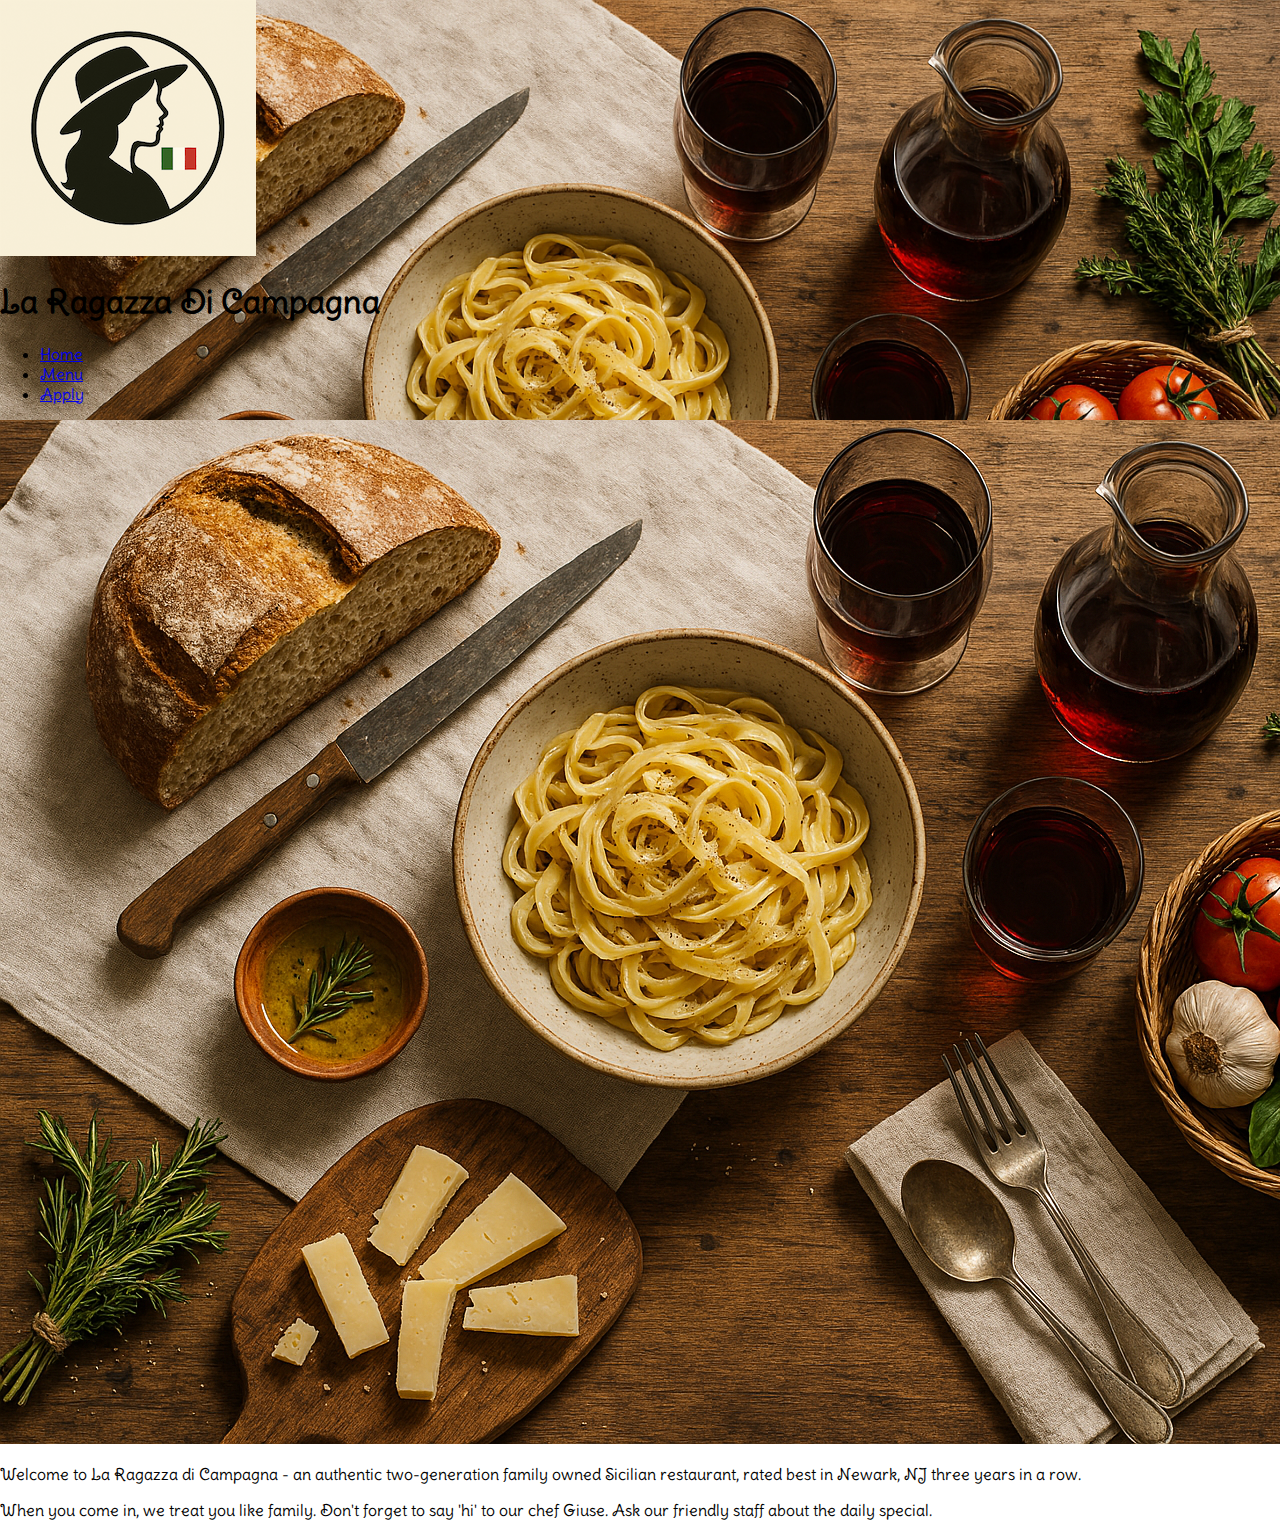
<file: index.html>
<!DOCTYPE html>
<html lang="en">
<head>
    <meta charset="UTF-8">
    <meta name="viewport" content="width=device-width, initial-scale=1.0">
    <title>La Ragazza Di Campagna</title>
    <link rel="stylesheet" href="https://fonts.googleapis.com/css?family=Delius Swash Caps">
    <link rel="stylesheet" href="style.css">
    <link class="favicon" rel="icon" type="image/x-icon" href="public/logo_hi.png">
</head>

<body>
<div class="navigation-header">
    <div class="header-left">
        <img class="nav-logo" src="public/logo_hi.png" alt="navigation logo" />
        <h1>La Ragazza Di Campagna</h1>
    </div>
    <ul>
        <li><a class="selected" href="index.html">Home</a></li>
        <li><a href="menu.html">Menu</a></li>
        <li><a href="hiring.html">Apply</a></li>
    </ul>
</div>
<img class="background-image" src="public/bkg.png" alt="background picture" />
<div class="description-card">
    <p>Welcome to La Ragazza di Campagna - an authentic two-generation family owned 
        Sicilian restaurant, rated best in Newark, NJ three years in a row.</p>
    <p>When you come in, we treat you like family. Don't forget to say 'hi' to our
        chef Giuse. Ask our friendly staff about the daily special.
    </p>
</div>
</body>
</html>
</file>
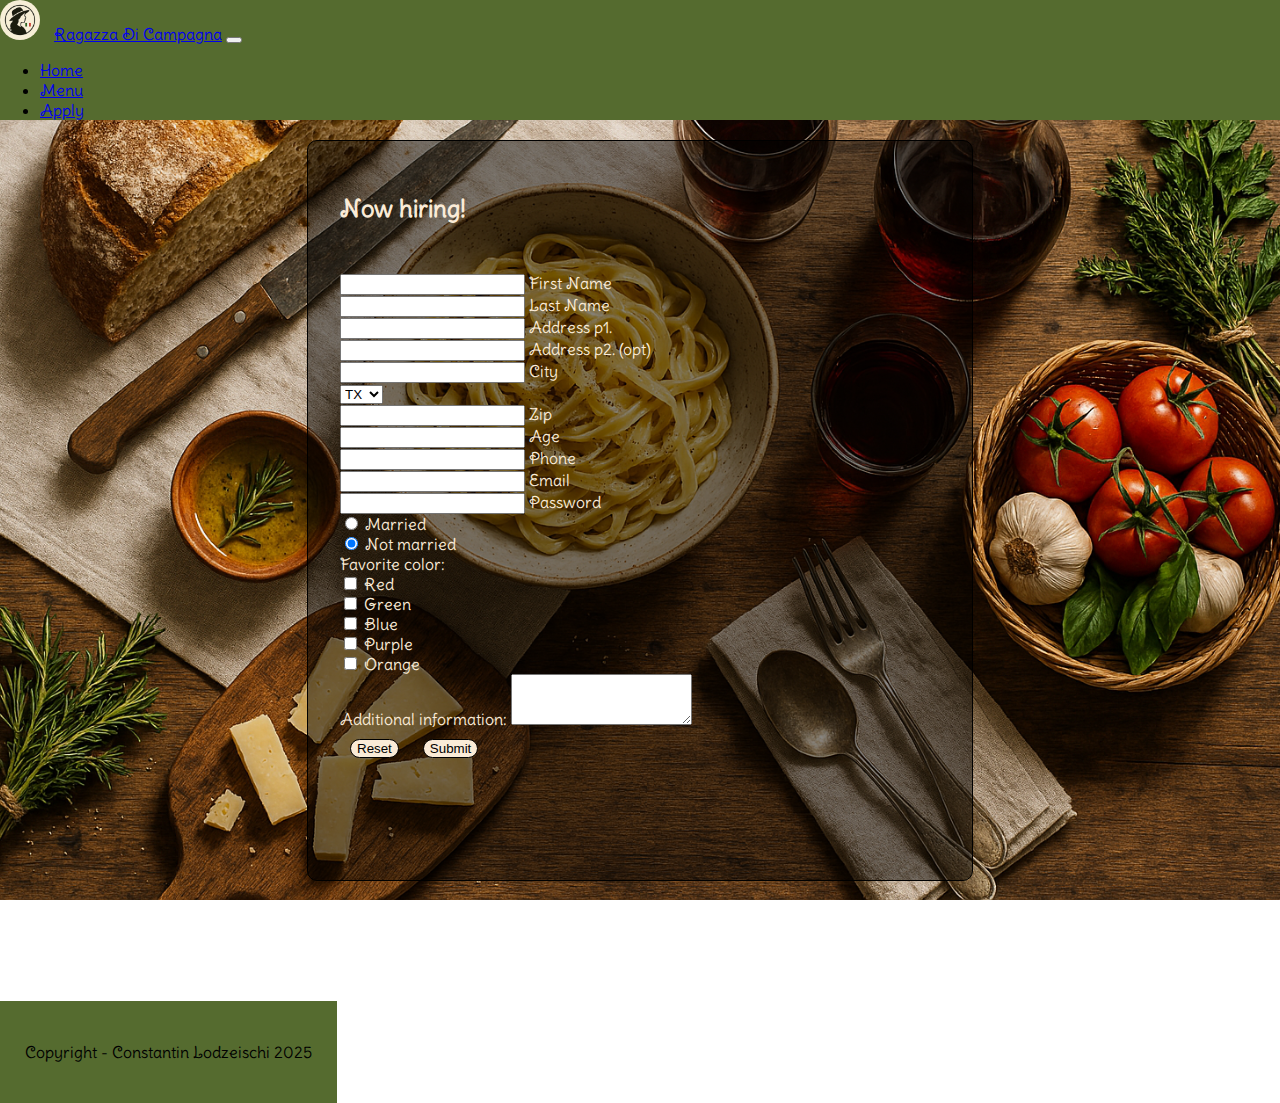
<file: hiring.html>
<!DOCTYPE html>
<html lang="en">
<head>

    <meta charset="UTF-8">
    <meta name="viewport" content="width=device-width, initial-scale=1.0">
    <title>La Ragazza Di Campagna</title>
    <link href="https://cdn.jsdelivr.net/npm/bootstrap@5.3.8/dist/css/bootstrap.min.css"
          rel="stylesheet" integrity="sha384-sRIl4kxILFvY47J16cr9ZwB07vP4J8+LH7qKQnuqkuIAvNWLzeN8tE5YBujZqJLB"
          crossorigin="anonymous">
    <link rel="stylesheet" href="https://fonts.googleapis.com/css?family=Delius Swash Caps">
    <link rel="stylesheet" href="style.css">
    <link class="favicon" rel="icon" type="image/x-icon" href="public/logo_hi.png">

</head>
<body>

<nav class="navbar navbar-expand-lg">
    <div class="container-fluid">
        <img src="public/logo_hi.png" alt="Logo" width="40" height="40"
             class="d-inline-block align-text-top"
             style="border-radius: 50%; margin-right: 10px;">
        <a class="navbar-brand" href="#">
            Ragazza Di Campagna</a>
        <button class="navbar-toggler" type="button" data-bs-toggle="collapse"
                data-bs-target="#navbarSupportedContent" aria-controls="navbarSupportedContent"
                aria-expanded="false" aria-label="Toggle navigation">
            <span class="navbar-toggler-icon"></span>
        </button>
        <div class="collapse navbar-collapse" id="navbarSupportedContent">
            <ul class="navbar-nav me-auto mb-2 mb-lg-0">
                <li class="nav-item">
                    <a class="nav-link active" href="index.html">Home</a>
                </li>
                <li class="nav-item">
                    <a class="nav-link" href="menu.html">Menu</a>
                </li>
                <li class="nav-item">
                    <a class="nav-link" href="hiring.html">Apply</a>
                </li>
            </ul>
        </div>
    </div>
</nav>

<div class="dark-container">
    <h2>Now hiring!</h2>    
    <form action="" method="post">
        <div class="container">
            <div class="row mb-2">
                <div class="form-floating col-md-6">
                <input type="text" class="form-control" id="input-fn" required>
                <label for="input-fn">First Name</label>
                </div>
                <div class="form-floating col-md-6">
                <input type="text" class="form-control" id="input-ln" required>
                <label for="input-ln">Last Name</label>
                </div>
            </div>
            <div class="row mb-2">
                <div class="form-floating col-md-6">
                <input type="text" class="form-control" id="input-a1" required>
                <label for="input-a1">Address p1.</label>
                </div>
                <div class="form-floating col-md-6">
                <input type="text" class="form-control" id="input-a2">
                <label for="input-a2">Address p2. (opt)</label>
                </div>
            </div>
            <div class="row mb-2">
                <div class="form-floating col-md-6">
                <input type="text" class="form-control" id="input-city" required>
                <label for="input-city">City</label>
                </div>
                <div class="col-md-3">
                <select class="form-select" aria-label="State" required>
                <option selected value="TX">TX</option>
                <option value="OK">OK</option>
                <option value="NM">NM</option>
                </select>
                </div>
                <div class="form-floating col-md-3">
                <input type="text" class="form-control" id="input-zip" required>
                <label for="input-zip">Zip</label>
                </div>
            </div>
            <div class="row mb-2">
                <div class="form-floating col-md-4">
                <input type="number" class="form-control" id="input-age">
                <label for="input-age">Age</label>
                </div>
                <div class="form-floating col-md-8">
                <input type="text" class="form-control" id="input-phone">
                <label for="input-phone">Phone</label>
                </div>
            </div>
            <div class="row mb-2">
                <div class="form-floating col-md-6">
                <input type="email" class="form-control" id="input-email">
                <label for="input-email">Email</label>
                </div>
                <div class="form-floating col-md-6">
                <input type="password" class="form-control" id="input-pw">
                <label for="input-pw">Password</label>
                </div>
            </div>
            <div class="row mb-2">
                <div class="form-floating col-md-6">
                    <div class="form-check">
                        <input class="form-check-input" type="radio" name="married" id="input-mar-y">
                        <label class="form-check-label" for="input-mar-y">
                            Married
                        </label>
                    </div>
                    <div class="form-check">
                        <input class="form-check-input" type="radio" name="married" id="input-mar-n" checked>
                        <label class="form-check-label" for="input-mar-n">
                            Not married
                        </label>
                    </div>
                </div>
            </div>
                <div class="row">Favorite color:</div>
                <div class="form-check form-check-inline">
                <input class="form-check-input" type="checkbox" id="box-red" value="red">
                <label class="form-check-label" for="box-red">Red</label>
                </div>
                <div class="form-check form-check-inline">
                <input class="form-check-input" type="checkbox" id="box-green" value="green">
                <label class="form-check-label" for="box-green">Green</label>
                </div>
                <div class="form-check form-check-inline">
                <input class="form-check-input" type="checkbox" id="box-blue" value="blue">
                <label class="form-check-label" for="box-blue">Blue</label>
                </div>
                <div class="form-check form-check-inline">
                <input class="form-check-input" type="checkbox" id="box-purple" value="purple">
                <label class="form-check-label" for="box-purple">Purple</label>
                </div>
                <div class="form-check form-check-inline">
                <input class="form-check-input" type="checkbox" id="box-orange" value="orange">
                <label class="form-check-label" for="box-orange">Orange</label>
                </div>
            <div class="row mb-2">
                <label id="input-info-label" for="input-info" class="form-label">Additional information:</label>
                <textarea class="form-control" id="input-info" rows="3"></textarea>
            </div>
            <div class="row mb-2">
                <div class="col-md2">
                    <button id="button-reset" type="reset" class="menu-arrow-button">Reset</button>
                    <button id="button-submit" type="submit" class="menu-arrow-button">Submit</button>
                </div>
            </div>
        </div>
    </form>
</div>

<footer class="container-fluid">
    <p>Copyright - Constantin Lodzeischi 2025</p>
</footer>

<!--Adding bootstrap logic-->
<script src="https://cdn.jsdelivr.net/npm/bootstrap@5.3.8/dist/js/bootstrap.bundle.min.js"
        integrity="sha384-FKyoEForCGlyvwx9Hj09JcYn3nv7wiPVlz7YYwJrWVcXK/BmnVDxM+D2scQbITxI"
        crossorigin="anonymous"></script>
<script src="hiring_logic.js"></script>
</body>
</html>
</file>
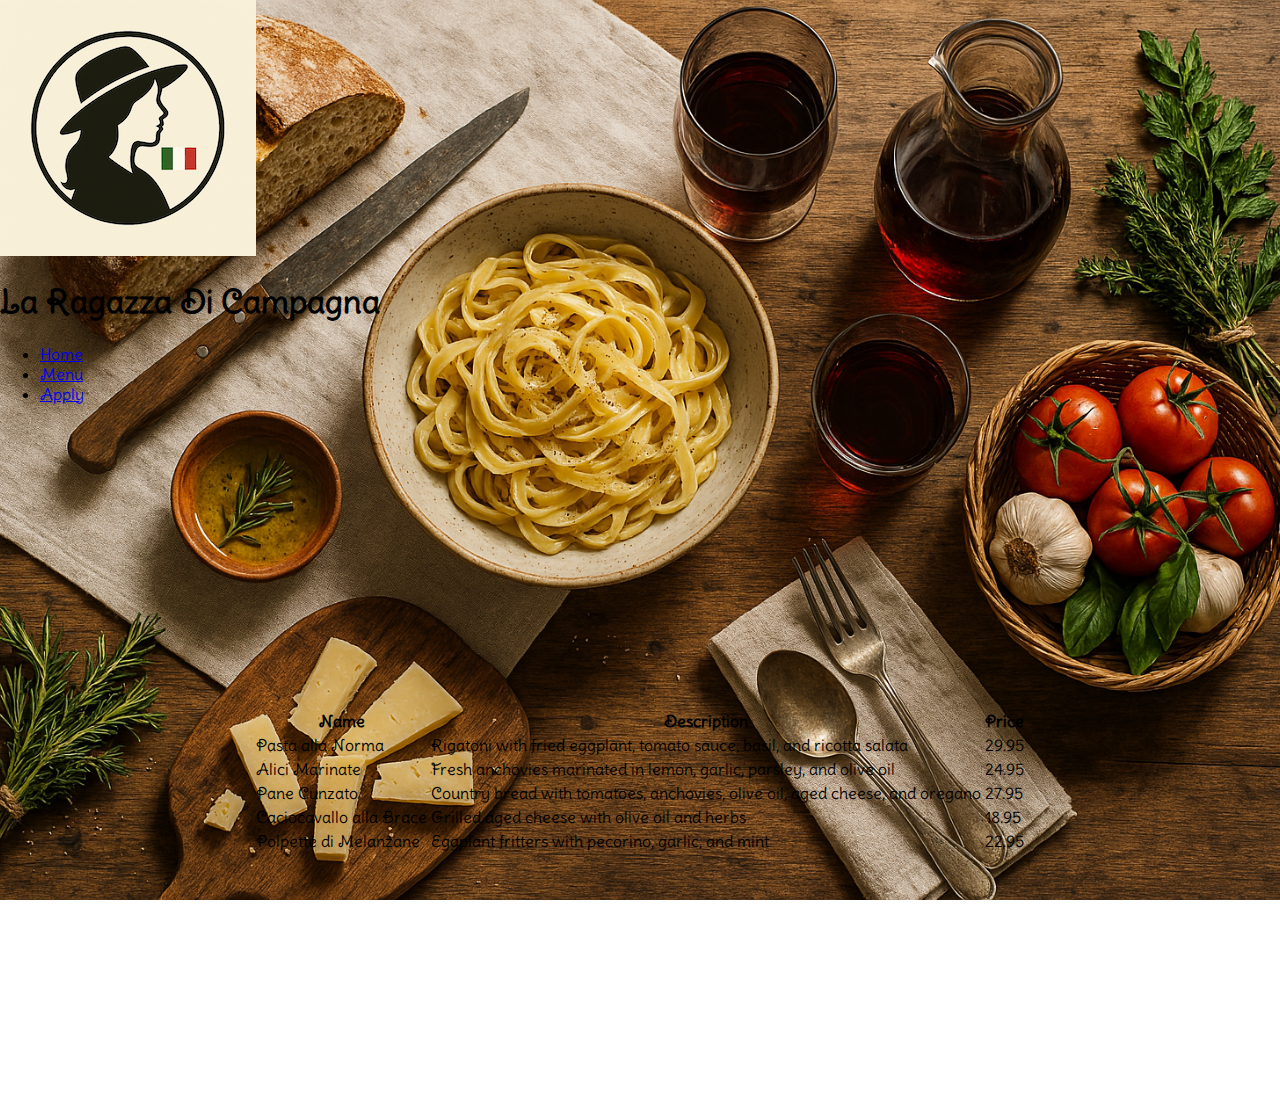
<file: menu.html>
<!DOCTYPE html>
<html lang="en">
<head>
    <meta charset="UTF-8">
    <meta name="viewport" content="width=device-width, initial-scale=1.0">
    <title>La Ragazza Di Campagna</title>
    <link rel="stylesheet" href="https://fonts.googleapis.com/css?family=Delius Swash Caps">
    <link rel="stylesheet" href="style.css">
    <link class="favicon" rel="icon" type="image/x-icon" href="public/logo_hi.png">
</head>

<body>
<div class="navigation-header">
    <div class="header-left">
        <img class="nav-logo" src="public/logo_hi.png" alt="navigation logo" />
        <h1>La Ragazza Di Campagna</h1>
    </div>
    <ul>
        <li><a href="index.html">Home</a></li>
        <li><a class="selected" href="menu.html">Menu</a></li>
        <li><a href="hiring.html">Apply</a></li>
    </ul>
</div>

<div class="menu">
    <table>
        <tr>
        <th>Name</th>
        <th>Description</th>
        <th>Price</th>
        </tr>
        <tr>
            <td>Pasta alla Norma</td>
            <td>Rigatoni with fried eggplant, tomato sauce, basil, and ricotta salata</td>
            <td>29.95</td>
        </tr>
        <tr>
            <td>Alici Marinate</td>
            <td>Fresh anchovies marinated in lemon, garlic, parsley, and olive oil</td>
            <td>24.95</td>
        </tr>
        <tr>
            <td>Pane Cunzato</td>
            <td>Country bread with tomatoes, anchovies, olive oil, aged cheese, and oregano</td>
            <td>27.95</td>
        </tr>
        <tr>
            <td>Caciocavallo alla Brace</td>
            <td>Grilled aged cheese with olive oil and herbs</td>
            <td>18.95</td>
        </tr>
        <tr>
            <td>Polpette di Melanzane</td>
            <td>Eggplant fritters with pecorino, garlic, and mint</td>
            <td>22.95</td>
        </tr>
    </table>
</div>

</body>
</html>
</file>
<file: style.css>
body {
    font-family: "Delius Swash Caps", sans-serif;
    margin: 0;
    background-image: url('public/bkg.png');
    background-size: cover;
    background-repeat: no-repeat;
    background-position: center; height: 100vh;
}

nav {
    background-color: darkolivegreen !important;
}

.dark-container {
    background-color: #00000077;
    padding: 2rem;
    width: 100%;
    max-width: 600px;
    min-height: 75vh;
    margin: 20px auto;
    border-radius: 10px;
    border: solid 1px black;
    color: antiquewhite;
}

.text-welcome {
    margin-top: 25px;
    
}

.menu {
    margin: 40px auto;
    display: flex;
    flex-direction: column;
    justify-content: center;
    align-items: center;
    height: 75vh;
}

.arrows {
    display: flex;
}

.menu-arrow-button {
    margin: 10px;
    background-color: antiquewhite;
    text-align: center;
    border-radius: 10px;
    border: solid 1px black;
}

.application-form {
    width: 600px;
    height: auto;
    margin-top: 2em;
    margin-left: auto;
    margin-right: auto;
    background-color: antiquewhite;
    padding: 10px;
    border-radius: 20px;
    border-top: 10px solid rgb(53, 209, 144);
    border-bottom: 10px solid rgb(209, 113, 53);
}

form {
    margin-top: 50px;
    display: flex;
    flex-direction: column;
}

.input-block {
    width: 80%;
    margin-top: 15px;
    text-align: right;
}

.colorbox {
    display: inline;
    border-radius: 5px;
}

#d-orange {
    background-color: orange;
}

#d-olive {
    background-color: olive;
}

#d-cyan {
    background-color: darkcyan;
}

#d-tan {
    background-color: tan;
}

#d-thistle {
    background-color: thistle;
}

footer {
    position: absolute;
    top: auto;
    background-color: darkolivegreen;
    margin-top: 100px;
    text-align: center;
    padding: 25px;
}
</file>
